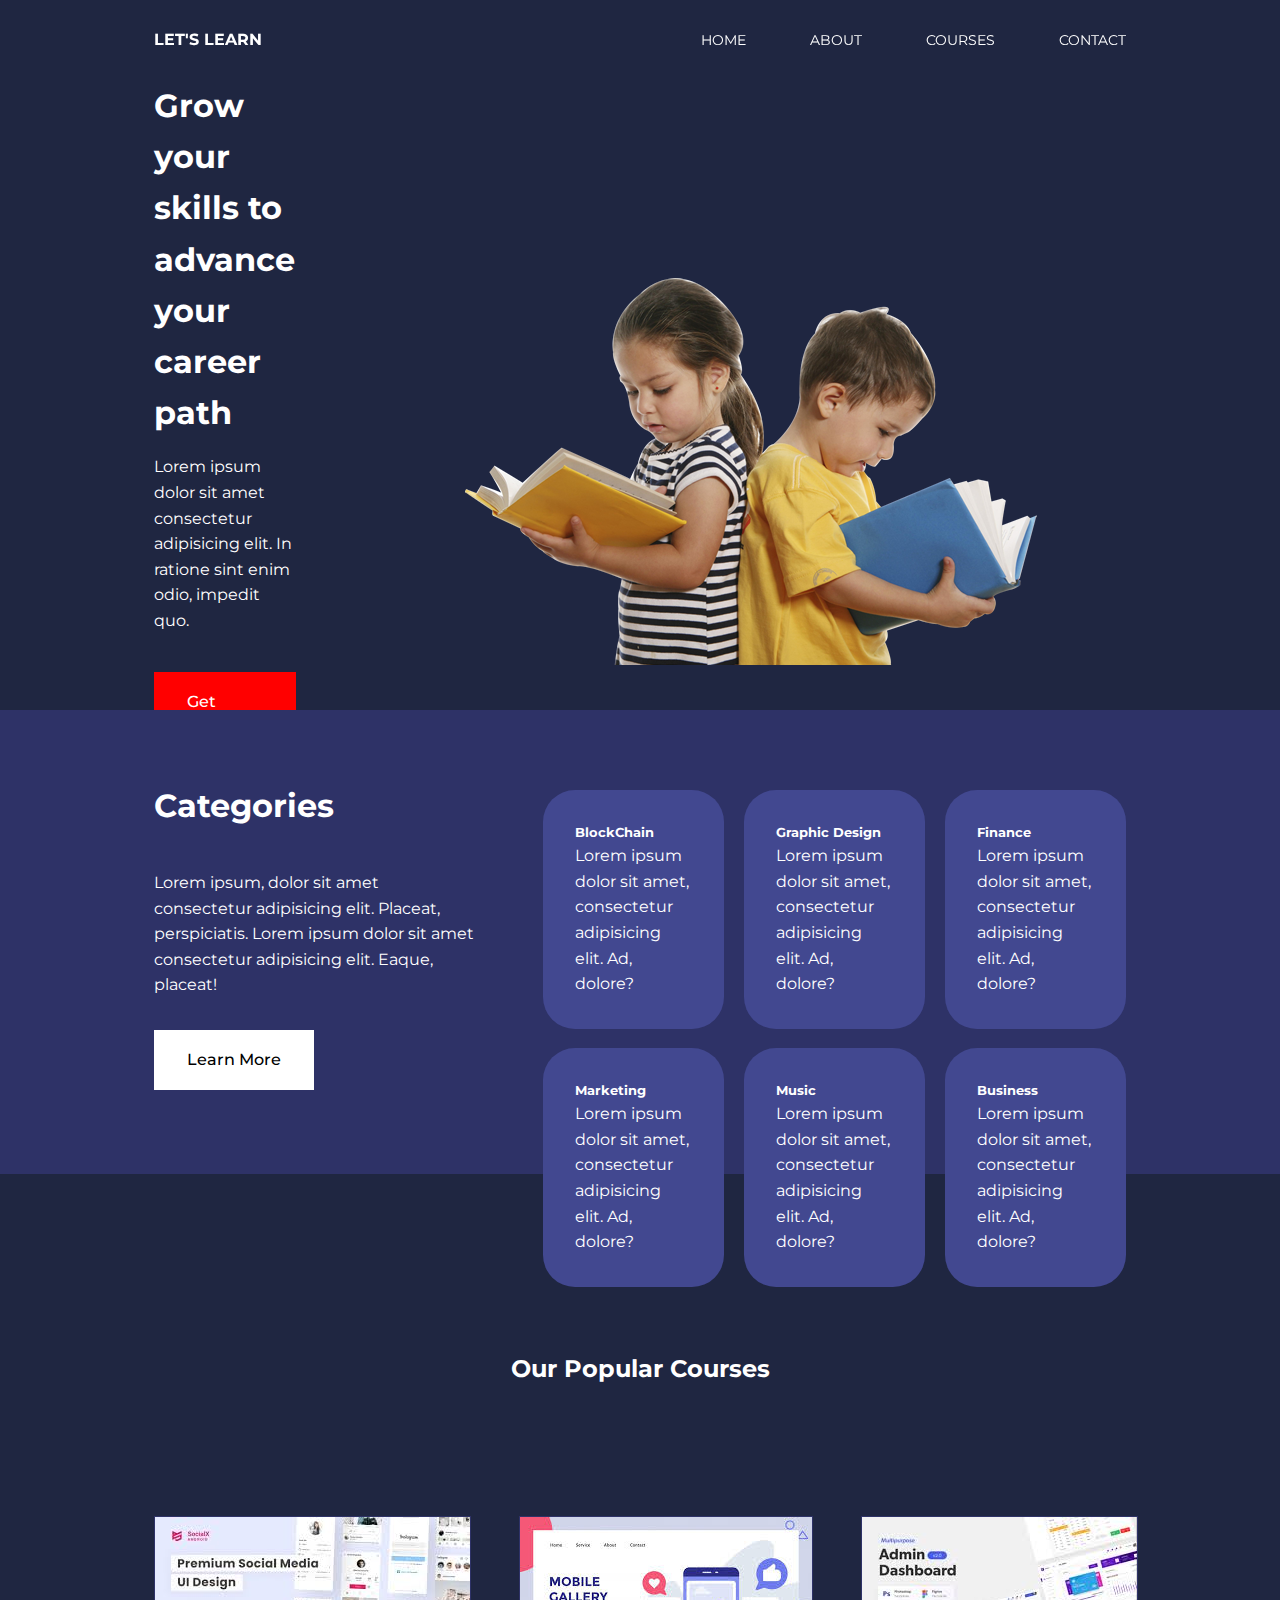
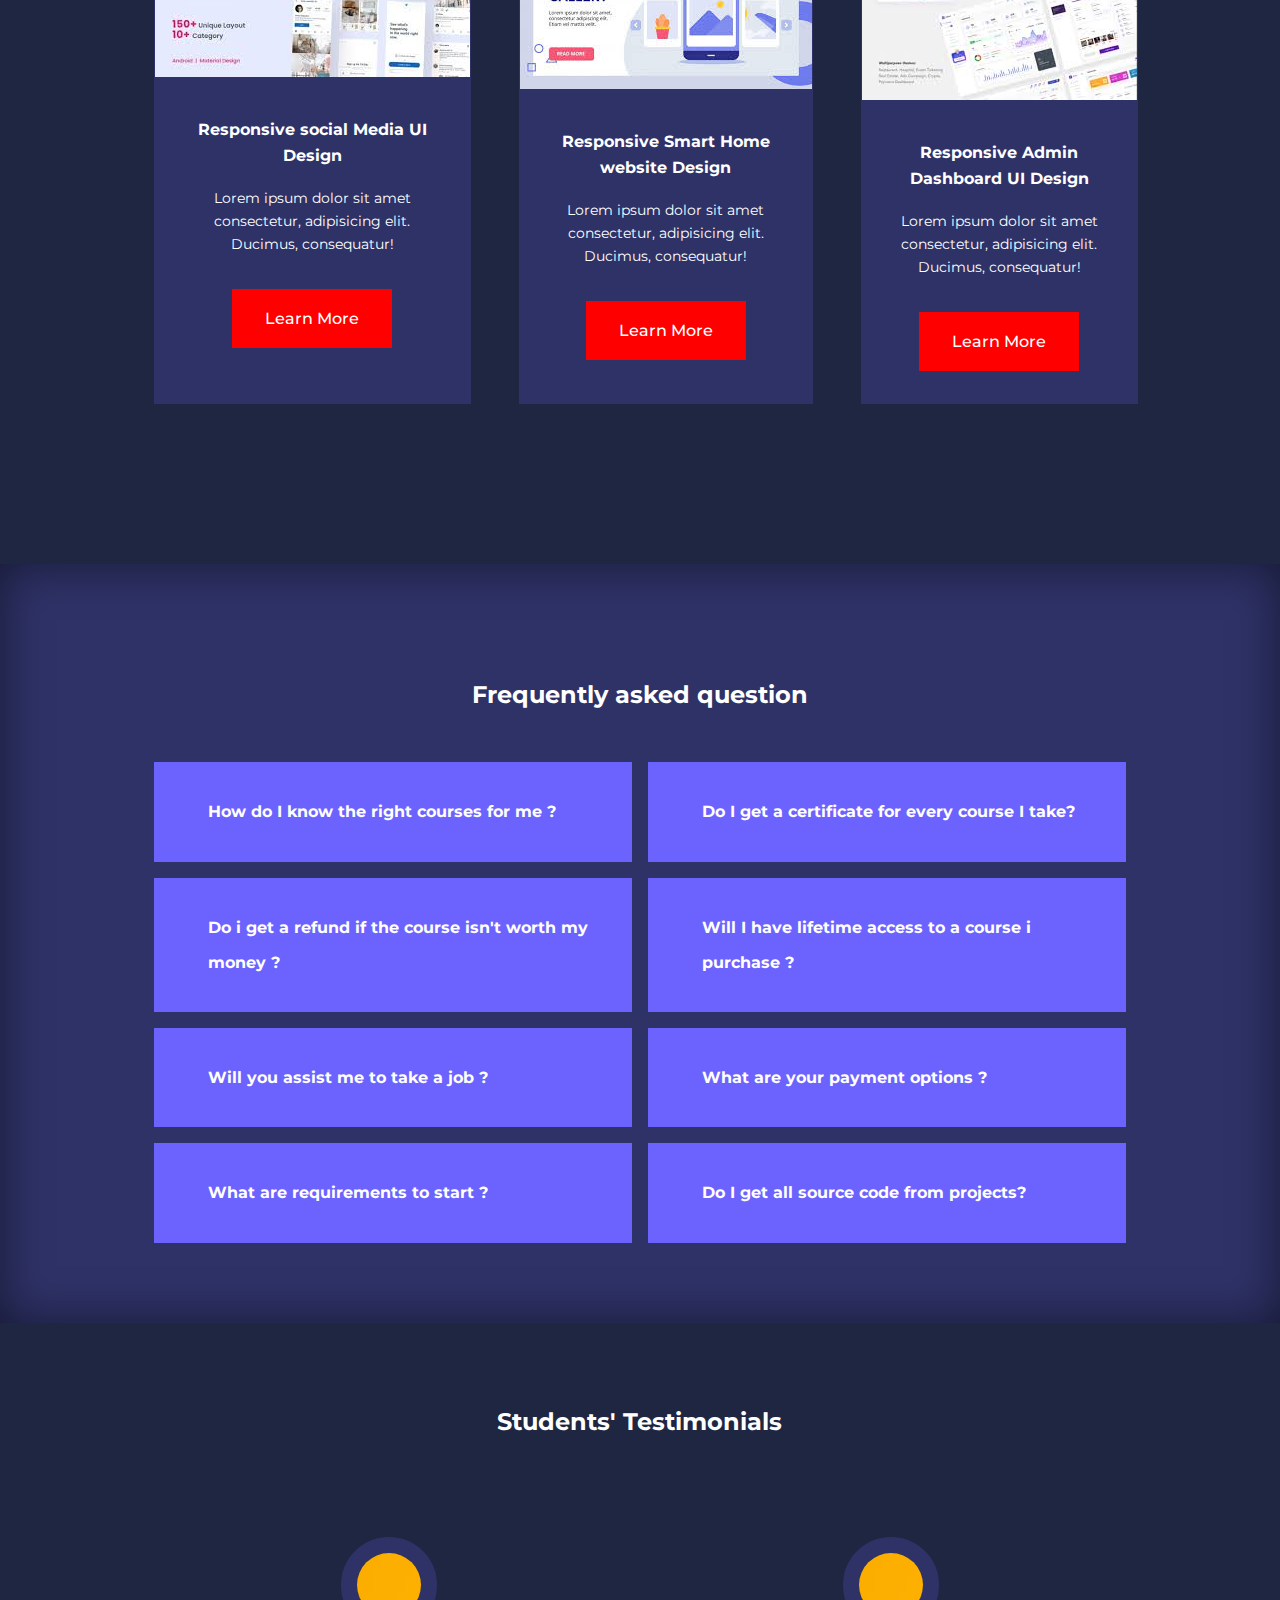
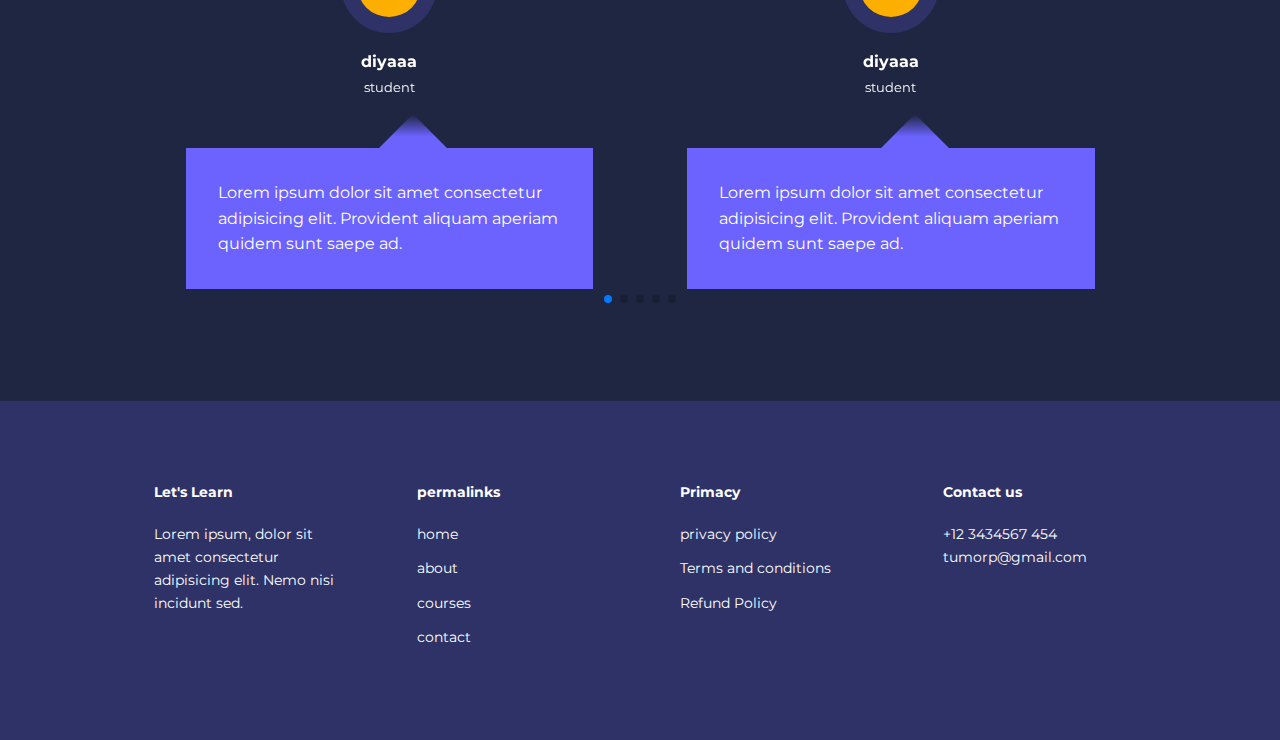
<file: index.html>
<!DOCTYPE html>
<html lang="en">
<head>
    <meta charset="UTF-8">
    <meta http-equiv="X-UA-Compatible" content="IE=edge">
    <meta name="viewport" content="width=device-width, initial-scale=1.0">
    <title>Educational website </title>
    <link rel="stylesheet" href="https://unicons.iconscout.com/release/v2.1.6/css/unicons.css">
    <link rel="stylesheet" href="./css/style.css">

    <link rel="preconnect" href="https://fonts.googleapis.com">
<link rel="preconnect" href="https://fonts.gstatic.com" crossorigin>
<link href="https://fonts.googleapis.com/css2?family=Montserrat:wght@300;400;500;700;900&display=swap" rel="stylesheet">
<link
  rel="stylesheet"
  href="https://cdn.jsdelivr.net/npm/swiper@8/swiper-bundle.min.css"
/>
</head>

<body>
   

   
 <nav>
    <div class="container nav_container">
        <a href="index.html"> <h4>Let's Learn</h4></a>
        <ul class="nav_menu">
            <li>
                <a href="index.html">Home</a>
            </li>
            <li>
                <a href="about.html">About</a>
            </li>
            <li>
                <a href="courses.html">Courses</a>
            </li>
            <li>
                <a href="contact.html">Contact</a>
            </li>
            
        </ul>
        <button id="open-menu-btn"><i class="uil uil-bars"></i></button>
        <button id="close-menu-btn"><i class="uil uil-multiply"></i></button> 
    </div>
 </nav>
 <header>
    <div class="container top_container">
        <div class="top.left">
            <h1>Grow your skills to advance your career path</h1>
            <p>Lorem ipsum dolor sit amet consectetur adipisicing elit. In ratione sint enim odio, impedit quo.</p>
             <a href="courses.html" class="btn btn-primary"> Get Started</a>
        </div>

        
        
    <div class="img">
        <img src="./img/png-student-reading-transparent-student-reading-36.png  " alt="">
    </div>
        
    </div>
    
 </header>

 <section class="categories">
    <div class="container categories_container">
      <div class="categories_left">
        <h1>Categories</h1>
        <p>Lorem ipsum, dolor sit amet consectetur adipisicing elit. Placeat, perspiciatis. Lorem ipsum dolor sit amet consectetur adipisicing elit. Eaque, placeat!</p>

        <a href="#" class="btn">Learn More</a>
      </div>
      <div class="categories_right"> 
         <article class="category">
            <span class="category_icon"><i class="uil uil-bitcoin-circle"></i></span>
            <h5>BlockChain</h5>
            <p>Lorem ipsum dolor sit amet, consectetur adipisicing elit. Ad, dolore?</p>
        </article>
        <article class="category">
            <span class="category_icon"><i class="uil uil-palette"></i></span>
            <h5>Graphic Design</h5>
            <p>Lorem ipsum dolor sit amet, consectetur adipisicing elit. Ad, dolore?</p>
        </article>
        <article class="category">
            <span class="category_icon"><i class="uil uil-usd-circle"></i></span>
            <h5>Finance</h5>
            <p>Lorem ipsum dolor sit amet, consectetur adipisicing elit. Ad, dolore?</p>
        </article>
        <article class="category">
            <span class="category_icon"><i class="uil uil-megaphone"></i></span>
            <h5>Marketing</h5>
            <p>Lorem ipsum dolor sit amet, consectetur adipisicing elit. Ad, dolore?</p>
        </article>
        <article class="category">
            <span class="category_icon"><i class="uil uil-music"></i></span>
            <h5>Music</h5>
            <p>Lorem ipsum dolor sit amet, consectetur adipisicing elit. Ad, dolore?</p>
        </article>
        <article class="category">
            <span class="category_icon"><i class="uil uil-puzzle-piece"></i></span>
            <h5>Business</h5>
            <p>Lorem ipsum dolor sit amet, consectetur adipisicing elit. Ad, dolore?</p>
        </article>

    </div>

    </div>
 </section>

       

 <section class="courses">
    
        <h2 class="h2">Our Popular Courses</h2>
    
    <div class="container courses_container">
        <article class="course" >
            <div class="course_img">
                <img src="./img/images.jpg" alt="">
            </div>
            <div class="course_info">
            <h4>Responsive social  Media UI Design</h4>
            <p>Lorem ipsum dolor sit amet consectetur, adipisicing elit. Ducimus, consequatur!</p>
            <a href="courses.html" class="btn btn-primary">Learn More</a>
        </div> 
        </article>
        <article class="course">
            <div class="course_img">
                <img src="./img/home web.jpg" alt="">
            </div>
            <div class="course_info">
            <h4>Responsive Smart Home website Design</h4>
            <p>Lorem ipsum dolor sit amet consectetur, adipisicing elit. Ducimus, consequatur!</p>
            <a href="courses.html" class="btn btn-primary">Learn More</a>
        </div>
        </article>
        <article class="course" >
            <div class="course_img">
                <img src="./img/dashboard ui.jpg" alt="">
            </div>
            <div class="course_info">
            <h4>Responsive Admin Dashboard UI Design</h4>
            <p>Lorem ipsum dolor sit amet consectetur, adipisicing elit. Ducimus, consequatur!</p>
            <a href="courses.html" class="btn btn-primary">Learn More</a>
            </div>
        </article>
    </div>
</section>

<section class="faqs">
     <h2 class="h11">Frequently asked question</h2>
 
   <div class="container faqs_container">
    <article class="faq">
        <div class="faq_icon"><i class="uil uil-plus"></i></div>
        <div class="question_answer">
                <h4>How do I know the right courses for me ?</h4>
                <p>Lorem ipsum dolor sit amet consectetur adipisicing elit. Sit natus dignissimos temporibus ex eveniet excepturi?</p>
        </div>
    </article>
    <article class="faq">
        <div class="faq_icon"><i class="uil uil-plus"></i></div>
        <div class="question_answer">
                <h4>Do I get a certificate for every course I take?</h4>
                <p >Lorem ipsum dolor sit amet consectetur adipisicing elit. Sit natus dignissimos temporibus ex eveniet excepturi?</p>
        </div>
    </article>
    <article class="faq">
        <div class="faq_icon"><i class="uil uil-plus"></i></div>
        <div class="question_answer">
                <h4>Do i get a refund if the course isn't worth my money ?</h4>
                <p>Lorem ipsum dolor sit amet consectetur adipisicing elit. Sit natus dignissimos temporibus ex eveniet excepturi?</p>
        </div>
    </article>
    <article class="faq">
        <div class="faq_icon"><i class="uil uil-plus"></i></div>
        <div class="question_answer">
                <h4>Will I have lifetime access to a course i purchase ?</h4>
                <p>Lorem ipsum dolor sit amet consectetur adipisicing elit. Sit natus dignissimos temporibus ex eveniet excepturi?</p>
        </div>
    </article>
    <article class="faq">
        <div class="faq_icon"><i class="uil uil-plus"></i></div>
        <div class="question_answer">
                <h4>Will you assist me to take a job ?</h4>
                <p>Lorem ipsum dolor sit amet consectetur adipisicing elit. Sit natus dignissimos temporibus ex eveniet excepturi?</p>
        </div>
    </article>
    <article class="faq">
        <div class="faq_icon"><i class="uil uil-plus"></i></div>
        <div class="question_answer">
                <h4>What are your payment options ?</h4>
                <p>Lorem ipsum dolor sit amet consectetur adipisicing elit. Sit natus dignissimos temporibus ex eveniet excepturi?</p>
        </div>
    </article>
    <article class="faq">
        <div class="faq_icon"><i class="uil uil-plus"></i></div>
        <div class="question_answer">
                <h4>What are requirements to start ?</h4>
                <p>Lorem ipsum dolor sit amet consectetur adipisicing elit. Sit natus dignissimos temporibus ex eveniet excepturi?</p>
        </div>
    </article>
    <article class="faq">
        <div class="faq_icon"><i class="uil uil-plus"></i></div>
        <div class="question_answer">
                <h4>Do I get all source code from projects?</h4>
                <p>Lorem ipsum dolor sit amet consectetur adipisicing elit. Sit natus dignissimos temporibus ex eveniet excepturi?</p>
        </div>
    </article>
 
   </div>
</section>

<section class=" container testimonials_container mySwiper">
    <h2 class="h2">Students' Testimonials</h2>
    <div class="  swiper-wrapper">
       <article class="testimonial swiper-slide">
        <div class="xyz"><img src="./img/avatar.jpg" alt="" ></div>
        <div class="testimonial_info">
            <h4>diyaaa</h4>
            <small>student
            </small>
        </div>

        <div class="testimonial_body">
            <p>Lorem ipsum dolor sit amet consectetur adipisicing elit. Provident aliquam aperiam quidem sunt saepe ad.</p>
        </div>
       </article>
       <article class="testimonial swiper-slide">
        <div class="xyz"><img src="./img/avatar.jpg" alt="" ></div>
        <div class="testimonial_info">
            <h4>diyaaa</h4>
            <small>student
            </small>
        </div>

        <div class="testimonial_body">
            <p>Lorem ipsum dolor sit amet consectetur adipisicing elit. Provident aliquam aperiam quidem sunt saepe ad.</p>
        </div>
       </article>
       <article class="testimonial swiper-slide">
        <div class="xyz"><img src="./img/avatar.jpg" alt="" ></div>
        <div class="testimonial_info">
            <h4>dayaaa</h4>
            <small>student
            </small>
        </div>

        <div class="testimonial_body">
            <p>Lorem ipsum dolor sit amet consectetur adipisicing elit. Provident aliquam aperiam quidem sunt saepe ad.</p>
        </div>
       </article>
       <article class="testimonial swiper-slide">
        <div class="xyz"><img src="./img/avatar.jpg" alt="" ></div>
        <div class="testimonial_info">
            <h4>diyaaa</h4>
            <small>student
            </small>
        </div>

        <div class="testimonial_body">
            <p>Lorem ipsum dolor sit amet consectetur adipisicing elit. Provident aliquam aperiam quidem sunt saepe ad.</p>
        </div>
       </article>
       <article class="testimonial swiper-slide">
        <div class="xyz"><img src="./img/avatar.jpg" alt="" ></div>
        <div class="testimonial_info">
            <h4>diyaaa</h4>
            <small>student
            </small>
        </div>

        <div class="testimonial_body">
            <p>Lorem ipsum dolor sit amet consectetur adipisicing elit. Provident aliquam aperiam quidem sunt saepe ad.</p>
        </div>
       </article>
       <article class="testimonial swiper-slide">
        <div class="xyz"><img src="./img/avatar.jpg" alt="" ></div>
        <div class="testimonial_info">
            <h4>diyaaa</h4>
            <small>student
            </small>
        </div>

        <div class="testimonial_body">
            <p>Lorem ipsum dolor sit amet consectetur adipisicing elit. Provident aliquam aperiam quidem sunt saepe ad.</p>
        </div>
       </article>
    </div>
    <div class="swiper-pagination"></div>
   
</section>


<footer class="footers">
  <div class="container footer_container">
    <div class="footer_1">
      <a href="index.html" class="footer_logo"> <h4>Let's Learn</h4></a>
        <p>Lorem ipsum, dolor sit amet consectetur adipisicing elit. Nemo nisi incidunt sed.</p>
    </div>
    <div class="footer_2">
        <h4>permalinks</h4>
        <ul class="permalinks">
          <li><a href="index.html">home</a></li>
            <li><a href="about.html">about</a></li>
            <li><a href="courses.html">courses</a></li>
            <li><a href="contact.html">contact</a></li>
        </ul>
    </div>
    <div class="footer_3">
             <h4>Primacy</h4>
             <ul class="primacy">
                <li><a href="#"> privacy policy</a></li>
                <li><a href="#"> Terms and conditions </a></li>
                <li><a href="#"> Refund Policy </a></li>
             </ul>
    </div>

    <div class="footer_4">
        <h4>Contact us</h4>
    <div>
        <p>+12 3434567 454 </p>
        <p> tumorp@gmail.com</p>
    </div>


    <ul class="footer_socials">
        <li> <a href="#"><i class="uil uil-facebook-f"></i></a></li>
        <li> <a href="#"><i class="uil uil-instagram"></i></a></li>
        <li> <a href="#"><i class="uil uil-twitter-alt"></i></a></li>
        <li> <a href="#"><i class="uil uil-linkedin-alt"></i></a></li>
    </ul>
  </div>
  </div>
</footer>

<script src="https://cdn.jsdelivr.net/npm/swiper@8/swiper-bundle.min.js"></script>

<script src="main.js"></script>



</body>
</html>
</file>
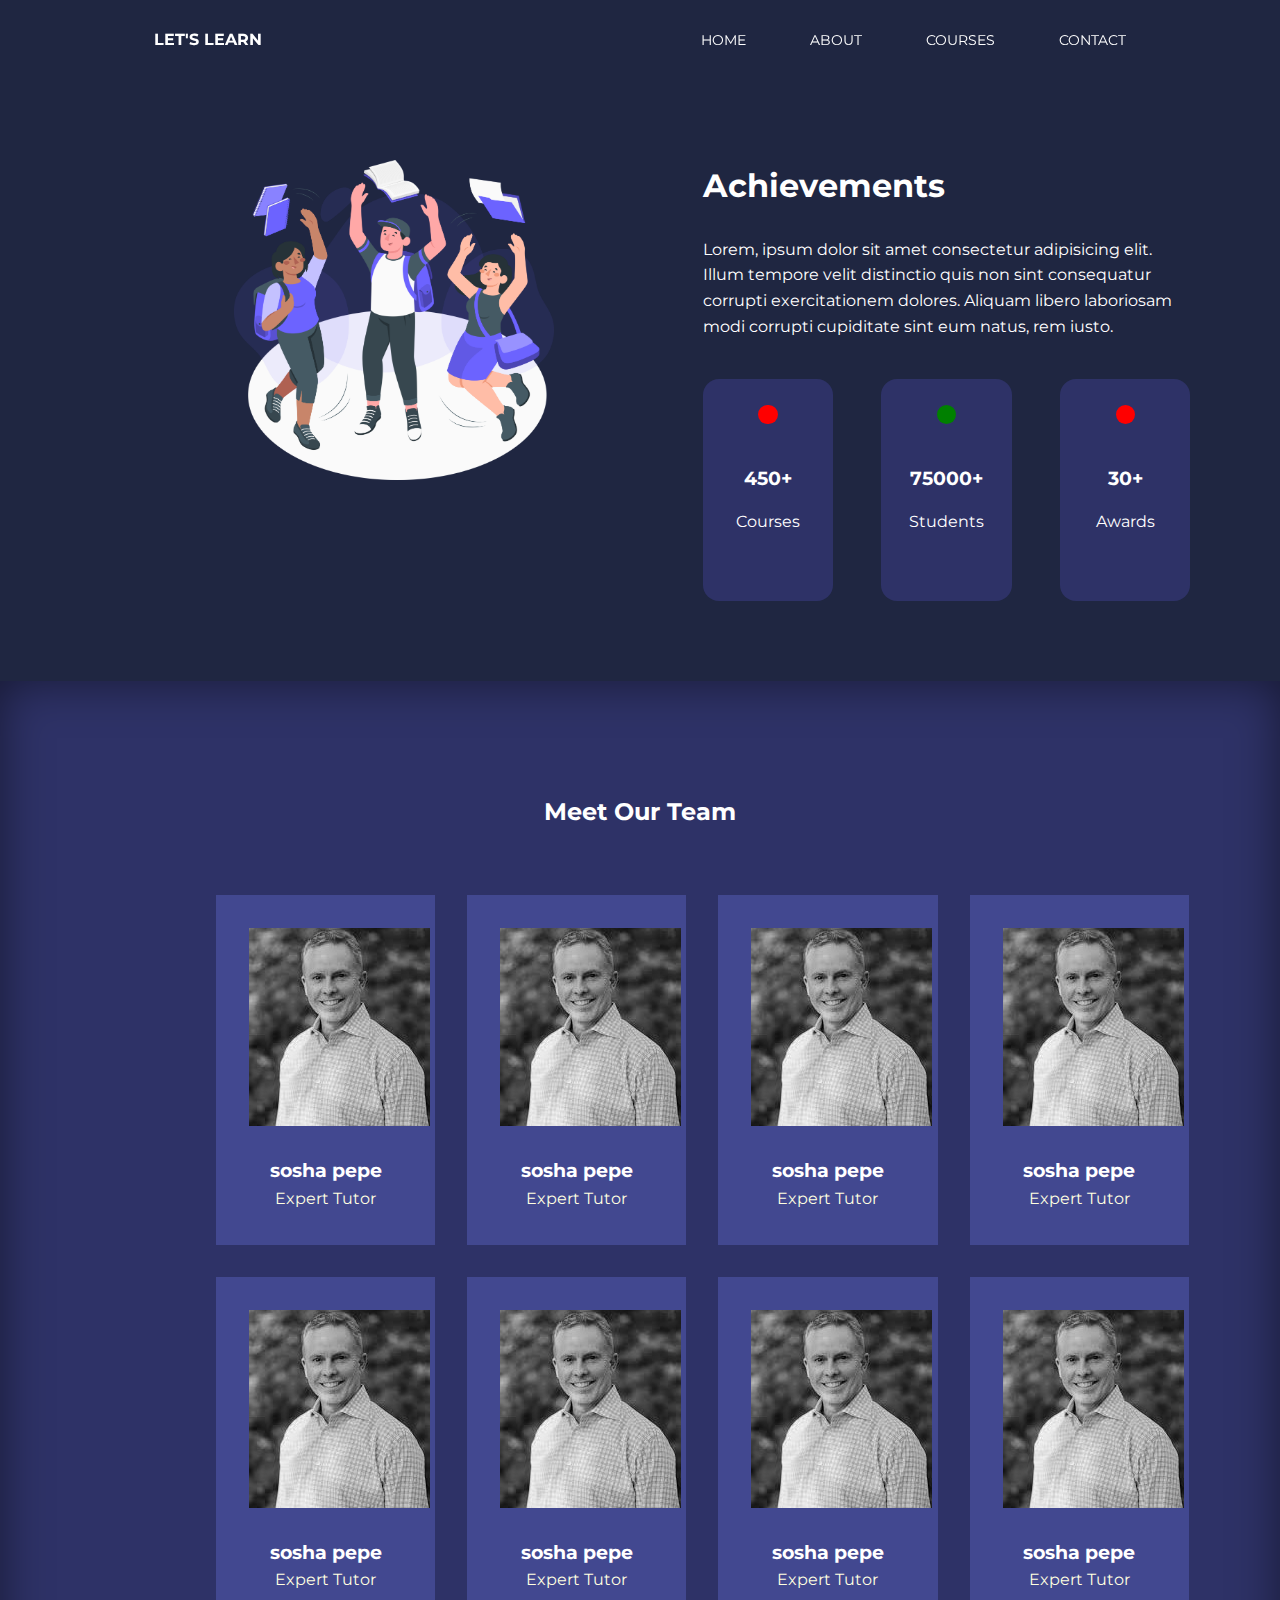
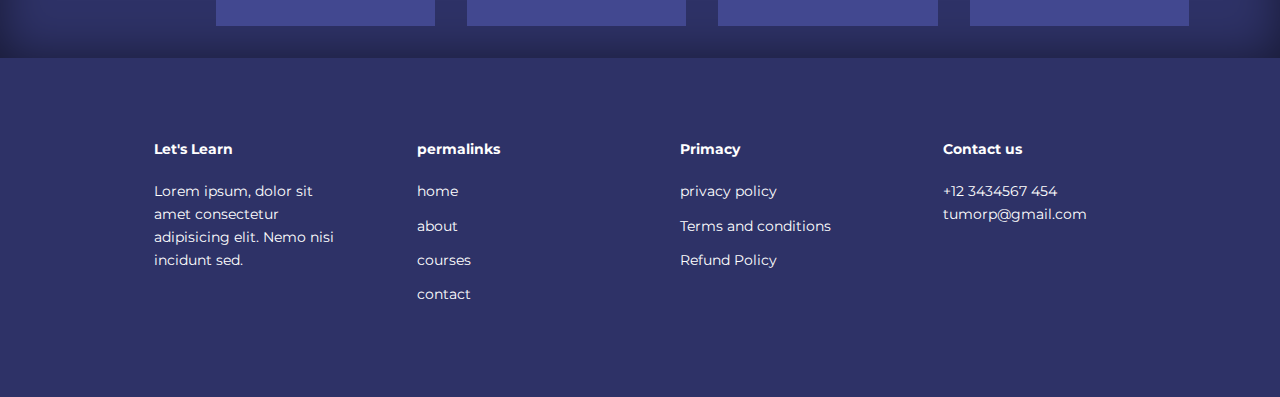
<file: about.html>
<!DOCTYPE html>
<html lang="en">
<head>
    <meta charset="UTF-8">
    <meta http-equiv="X-UA-Compatible" content="IE=edge">
    <meta name="viewport" content="width=device-width, initial-scale=1.0">
    <title>Educational website </title>
    <link rel="stylesheet" href="https://unicons.iconscout.com/release/v2.1.6/css/unicons.css">
    <link rel="stylesheet" href="./css/style.css">

    <link rel="preconnect" href="https://fonts.googleapis.com">
<link rel="preconnect" href="https://fonts.gstatic.com" crossorigin>
<link href="https://fonts.googleapis.com/css2?family=Montserrat:wght@300;400;500;700;900&display=swap" rel="stylesheet">

<link rel="stylesheet" href="./css/about.css">

</head>

<body>
   

   
 <nav>
    <div class="container nav_container">
        <a href="index.html"> <h4>Let's Learn</h4></a>
        <ul class="nav_menu">
            <li>
                <a href="index.html">home</a>
            </li>
            <li>
                <a href="about.html">about</a>
            </li>
            <li>
                <a href="courses.html">courses</a>
            </li>
            <li>
                <a href="contact.html">contact</a>
            </li>
        </ul>
        <button id="open-menu-btn"><i class="uil uil-bars"></i></button>
        <button id="close-menu-btn"><i class="uil uil-multiply"></i></button>
    </div>
 </nav>
   <section class=" achievements">
    <div class=" container achievement_container">
        <div class="achievement_container-left">
            <img src="./img/Group 427318155.png" alt="">
        </div>
        <div class="achievement_container-right">
  <h1>Achievements</h1>
  <p>Lorem, ipsum dolor sit amet consectetur adipisicing elit. Illum tempore velit distinctio quis non sint consequatur corrupti exercitationem dolores. Aliquam libero laboriosam modi corrupti cupiditate sint eum natus, rem iusto.</p>
        
   <div class="achievement_card">
        <article class="achievement_tag">
            <span class="achievement_icon"><i class="uil uil-video"></i></span>
          <h3>450+</h3>
          <p>Courses</p>
        </article>
        <article class="achievement_tag">
            <span class="achievement_icon"><i class="uil uil-users-alt"></i></span>
          <h3>75000+</h3>
          <p>Students</p>
        </article>
        <article class="achievement_tag">
            <span class="achievement_icon"><i class="uil uil-trophy"></i></i></span>
          <h3>30+</h3>
          <p>Awards</p>
        </article>
    </div>
    </div>
    </div>
   </section>

   <section class="team">
    <h2 class="h2">Meet Our Team</h2>
    <div class="container team_container">
   
         <article class="Team_Member"> <div class="Team_img">
          <img src="./img/tutuor.1.jpg" alt="">
        </div>
        <div class="Team_info">
          <h3>sosha pepe</h3>
          <p>Expert Tutor</p>
        </div>
        <div class="Team_Socials">
          <a href="http://instagram.com"> <i class="uil uil-instagram"></i></a>
          <a href="http://twitter.com"> <i class="uil uil-twitter-alt"></i></a>
          <a href="http://linkedin.com"> <i class="uil uil-linkedin-alt"></i></a>
        </div>

    </article>
    <article class="Team_Member"> <div class="Team_img">
      <img src="./img/tutuor.1.jpg" alt="">
    </div>
    <div class="Team_info">
      <h3>sosha pepe</h3>
      <p>Expert Tutor</p>
    </div>
    <div class="Team_Socials">
      <a href="http://instagram.com"> <i class="uil uil-instagram"></i></a>
      <a href="http://twitter.com"> <i class="uil uil-twitter-alt"></i></a>
      <a href="http://linkedin.com"> <i class="uil uil-linkedin-alt"></i></a>
    </div>

</article>
<article class="Team_Member"> <div class="Team_img">
  <img src="./img/tutuor.1.jpg" alt="">
</div>
<div class="Team_info">
  <h3>sosha pepe</h3>
  <p>Expert Tutor</p>
</div>
<div class="Team_Socials">
  <a href="http://instagram.com"> <i class="uil uil-instagram"></i></a>
  <a href="http://twitter.com"> <i class="uil uil-twitter-alt"></i></a>
  <a href="http://linkedin.com"> <i class="uil uil-linkedin-alt"></i></a>
</div>

</article>
<article class="Team_Member"> <div class="Team_img">
  <img src="./img/tutuor.1.jpg" alt="">
</div>
<div class="Team_info">
  <h3>sosha pepe</h3>
  <p>Expert Tutor</p>
</div>
<div class="Team_Socials">
  <a href="http://instagram.com"> <i class="uil uil-instagram"></i></a>
  <a href="http://twitter.com"> <i class="uil uil-twitter-alt"></i></a>
  <a href="http://linkedin.com"> <i class="uil uil-linkedin-alt"></i></a>
</div>

</article>
<article class="Team_Member"> <div class="Team_img">
  <img src="./img/tutuor.1.jpg" alt="">
</div>
<div class="Team_info">
  <h3>sosha pepe</h3>
  <p>Expert Tutor</p>
</div>
<div class="Team_Socials">
  <a href="http://instagram.com"> <i class="uil uil-instagram"></i></a>
  <a href="http://twitter.com"> <i class="uil uil-twitter-alt"></i></a>
  <a href="http://linkedin.com"> <i class="uil uil-linkedin-alt"></i></a>
</div>

</article>
<article class="Team_Member"> <div class="Team_img">
  <img src="./img/tutuor.1.jpg" alt="">
</div>
<div class="Team_info">
  <h3>sosha pepe</h3>
  <p>Expert Tutor</p>
</div>
<div class="Team_Socials">
  <a href="http://instagram.com"> <i class="uil uil-instagram"></i></a>
  <a href="http://twitter.com"> <i class="uil uil-twitter-alt"></i></a>
  <a href="http://linkedin.com"> <i class="uil uil-linkedin-alt"></i></a>
</div>

</article>
<article class="Team_Member"> <div class="Team_img">
  <img src="./img/tutuor.1.jpg" alt="">
</div>
<div class="Team_info">
  <h3>sosha pepe</h3>
  <p>Expert Tutor</p>
</div>
<div class="Team_Socials">
  <a href="http://instagram.com"> <i class="uil uil-instagram"></i></a>
  <a href="http://twitter.com"> <i class="uil uil-twitter-alt"></i></a>
  <a href="http://linkedin.com"> <i class="uil uil-linkedin-alt"></i></a>
</div>

</article>
<article class="Team_Member"> <div class="Team_img">
  <img src="./img/tutuor.1.jpg" alt="">
</div>
<div class="Team_info">
  <h3>sosha pepe</h3>
  <p>Expert Tutor</p>
</div>
<div class="Team_Socials">
  <a href="http://instagram.com"> <i class="uil uil-instagram"></i></a>
  <a href="http://twitter.com"> <i class="uil uil-twitter-alt"></i></a>
  <a href="http://linkedin.com"> <i class="uil uil-linkedin-alt"></i></a>
</div>

</article>
    </div>
   </section>


 <footer class="footers">
    <div class="container footer_container">
      <div class="footer_1">
        <a href="index.html" class="footer_logo"> <h4>Let's Learn</h4></a>
          <p>Lorem ipsum, dolor sit amet consectetur adipisicing elit. Nemo nisi incidunt sed.</p>
      </div>
      <div class="footer_2">
          <h4>permalinks</h4>
          <ul class="permalinks">
            <li><a href="index.html">home</a></li>
              <li><a href="about.html">about</a></li>
              <li><a href="courses.html">courses</a></li>
              <li><a href="contact.html">contact</a></li>
          </ul>
      </div>
      <div class="footer_3">
               <h4>Primacy</h4>
               <ul class="primacy">
                  <li><a href="#"> privacy policy</a></li>
                  <li><a href="#"> Terms and conditions </a></li>
                  <li><a href="#"> Refund Policy </a></li>
               </ul>
      </div>
  
      <div class="footer_4">
          <h4>Contact us</h4>
      <div>
          <p>+12 3434567 454 </p>
          <p> tumorp@gmail.com</p>
      </div>
  
  
      <ul class="footer_socials">
          <li> <a href="#"><i class="uil uil-facebook-f"></i></a></li>
          <li> <a href="#"><i class="uil uil-instagram"></i></a></li>
          <li> <a href="#"><i class="uil uil-twitter-alt"></i></a></li>
          <li> <a href="#"><i class="uil uil-linkedin-alt"></i></a></li>
      </ul>
    </div>
    </div>
  </footer>
  
   <script src="main.js"></script>
  
  
  
  </body>
  </html>
</file>
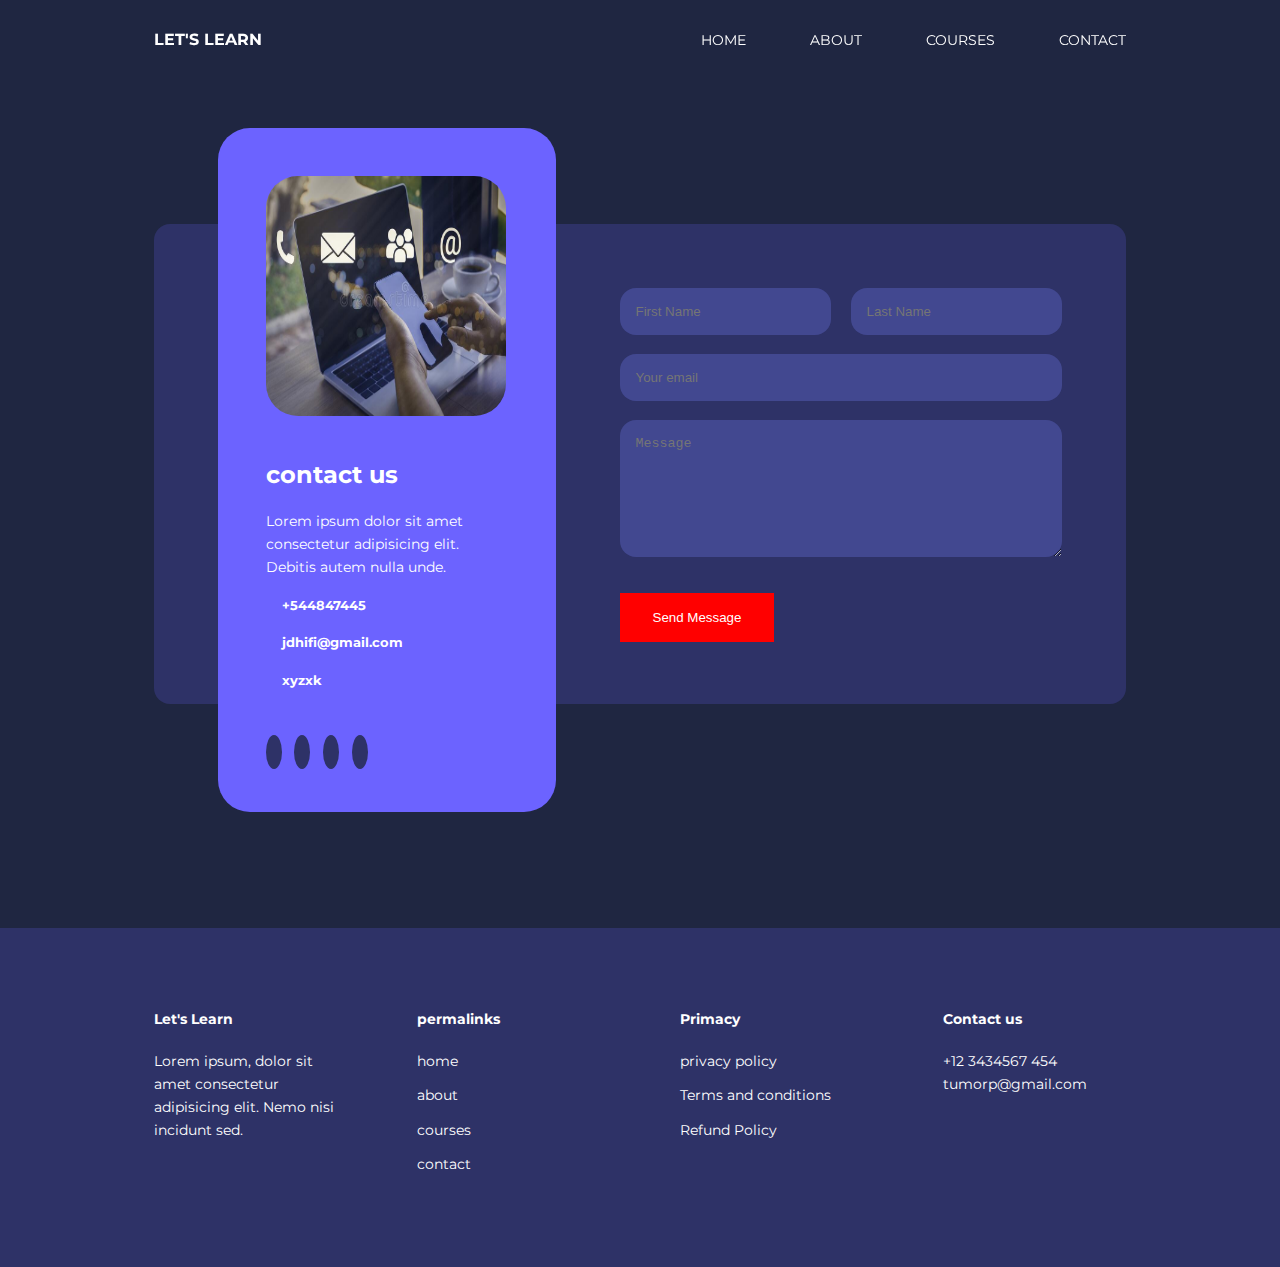
<file: contact.html>
<!DOCTYPE html>
<html lang="en">
<head>
    <meta charset="UTF-8">
    <meta http-equiv="X-UA-Compatible" content="IE=edge">
    <meta name="viewport" content="width=device-width, initial-scale=1.0">
    <title>Educational website </title>
    <link rel="stylesheet" href="https://unicons.iconscout.com/release/v2.1.6/css/unicons.css">
    <link rel="stylesheet" href="./css/style.css">

    <link rel="preconnect" href="https://fonts.googleapis.com">
<link rel="preconnect" href="https://fonts.gstatic.com" crossorigin>
<link href="https://fonts.googleapis.com/css2?family=Montserrat:wght@300;400;500;700;900&display=swap" rel="stylesheet">

<link rel="stylesheet" href="./css/about.css">
<link rel="stylesheet" href="./css/contact.css">

</head>

<body>
   

   
 <nav>
    <div class="container nav_container">
        <a href="index.html"> <h4>Let's Learn</h4></a>
        <ul class="nav_menu">
            <li>
                <a href="index.html">home</a>
            </li>
            <li>
                <a href="about.html">about</a>
            </li>
            <li>
                <a href="courses.html">courses</a>
            </li>
            <li>
                <a href="contact.html">contact</a>
            </li>
        </ul>
        <button id="open-menu-btn"><i class="uil uil-bars"></i></button>
        <button id="close-menu-btn"><i class="uil uil-multiply"></i></button>
    </div>
 </nav>
       
  <section class="contact">
      <div class="container contact_container">
   <aside class="contact_aside">
    <div class="aside_img">
        <img src="./img/aside_img.jpg" alt="">
    </div>
    <h2>contact us</h2>
    <p>Lorem ipsum dolor sit amet consectetur adipisicing elit. Debitis autem nulla unde.</p>
     <ul class="contact_details">
        <li><i class="uil uil-phone-alt"></i>
        <h5>+544847445</h5></li>
        <li>
            <i class="uil uil-envelope"></i>
            <h5>jdhifi@gmail.com</h5>
        </li>
        <li>
            <i class="uil uil-location-point"></i>
            <h5>xyzxk</h5>
        </li>
     </ul>
     <ul class="contact_socials">
        <li> <a href="#"><i class="uil uil-facebook-f"></i></a></li>
        <li> <a href="#"><i class="uil uil-instagram"></i></a></li>
        <li> <a href="#"><i class="uil uil-twitter-alt"></i></a></li>
        <li> <a href="#"><i class="uil uil-linkedin-alt"></i></a></li>
    </ul>
   </aside>
   <form action="https://formspree.io/f/moqzwdgq" method="POST" class="contact_form">
    <div class="form_name">
    <input type="text" name="First name" placeholder="First Name" required> 
    <input type="text" name="Last name" placeholder="Last Name" required> 
    </div>
    <input type="email" name="email address" placeholder="Your email" required>
    <textarea name="Message"  rows="7" placeholder="Message" required></textarea>
    <button type="submit" class="btn btn-primary">Send Message</button>
  </form>
      </div>
  </section>
  

 <footer class="footers">
    <div class="container footer_container">
      <div class="footer_1">
        <a href="index.html" class="footer_logo"> <h4>Let's Learn</h4></a>
          <p>Lorem ipsum, dolor sit amet consectetur adipisicing elit. Nemo nisi incidunt sed.</p>
      </div>
      <div class="footer_2">
          <h4>permalinks</h4>
          <ul class="permalinks">
            <li><a href="index.html">home</a></li>
              <li><a href="about.html">about</a></li>
              <li><a href="courses.html">courses</a></li>
              <li><a href="contact.html">contact</a></li>
          </ul>
      </div>
      <div class="footer_3">
               <h4>Primacy</h4>
               <ul class="primacy">
                  <li><a href="#"> privacy policy</a></li>
                  <li><a href="#"> Terms and conditions </a></li>
                  <li><a href="#"> Refund Policy </a></li>
               </ul>
      </div>
  
      <div class="footer_4">
          <h4>Contact us</h4>
      <div>
          <p>+12 3434567 454 </p>
          <p> tumorp@gmail.com</p>
      </div>
  
  
      <ul class="footer_socials">
          <li> <a href="#"><i class="uil uil-facebook-f"></i></a></li>
          <li> <a href="#"><i class="uil uil-instagram"></i></a></li>
          <li> <a href="#"><i class="uil uil-twitter-alt"></i></a></li>
          <li> <a href="#"><i class="uil uil-linkedin-alt"></i></a></li>
      </ul>
    </div>
    </div>
  </footer>
  
   <script src="main.js"></script>
  
  
  
  </body>
  </html>
</file>
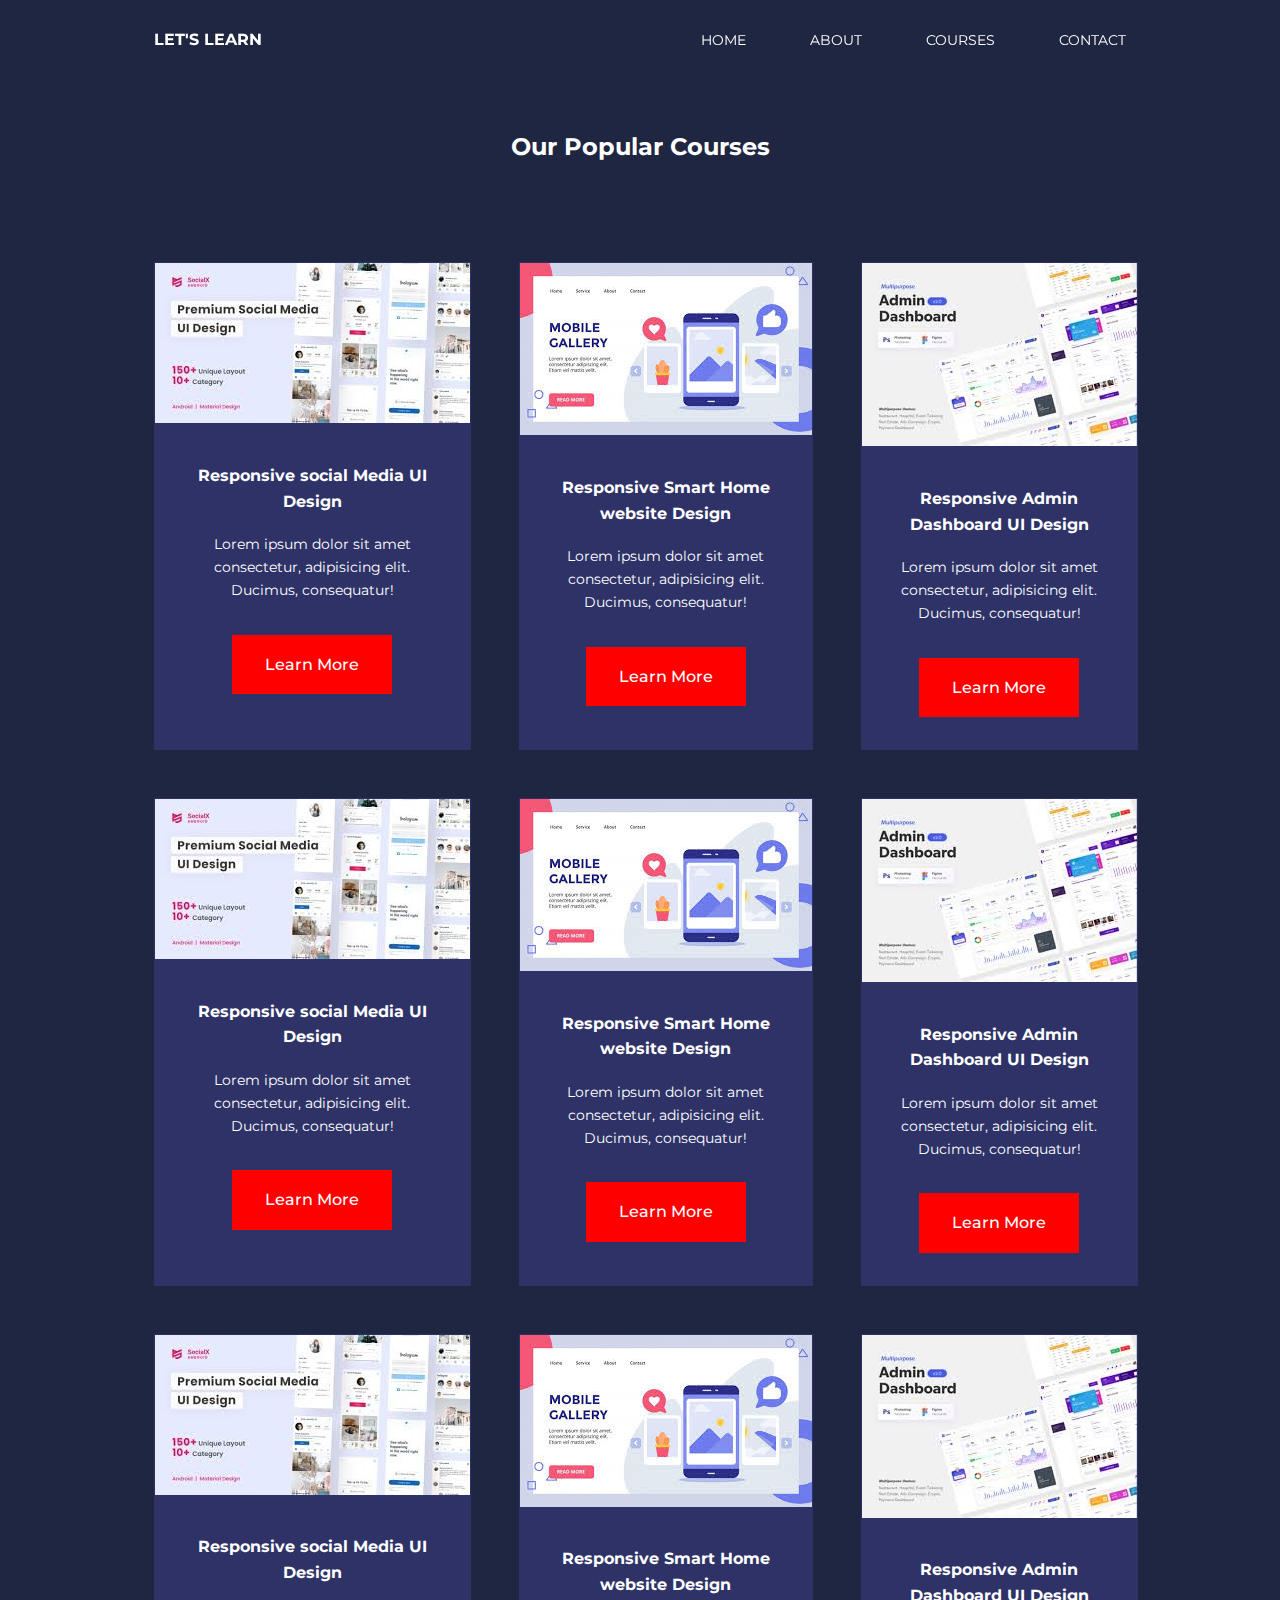
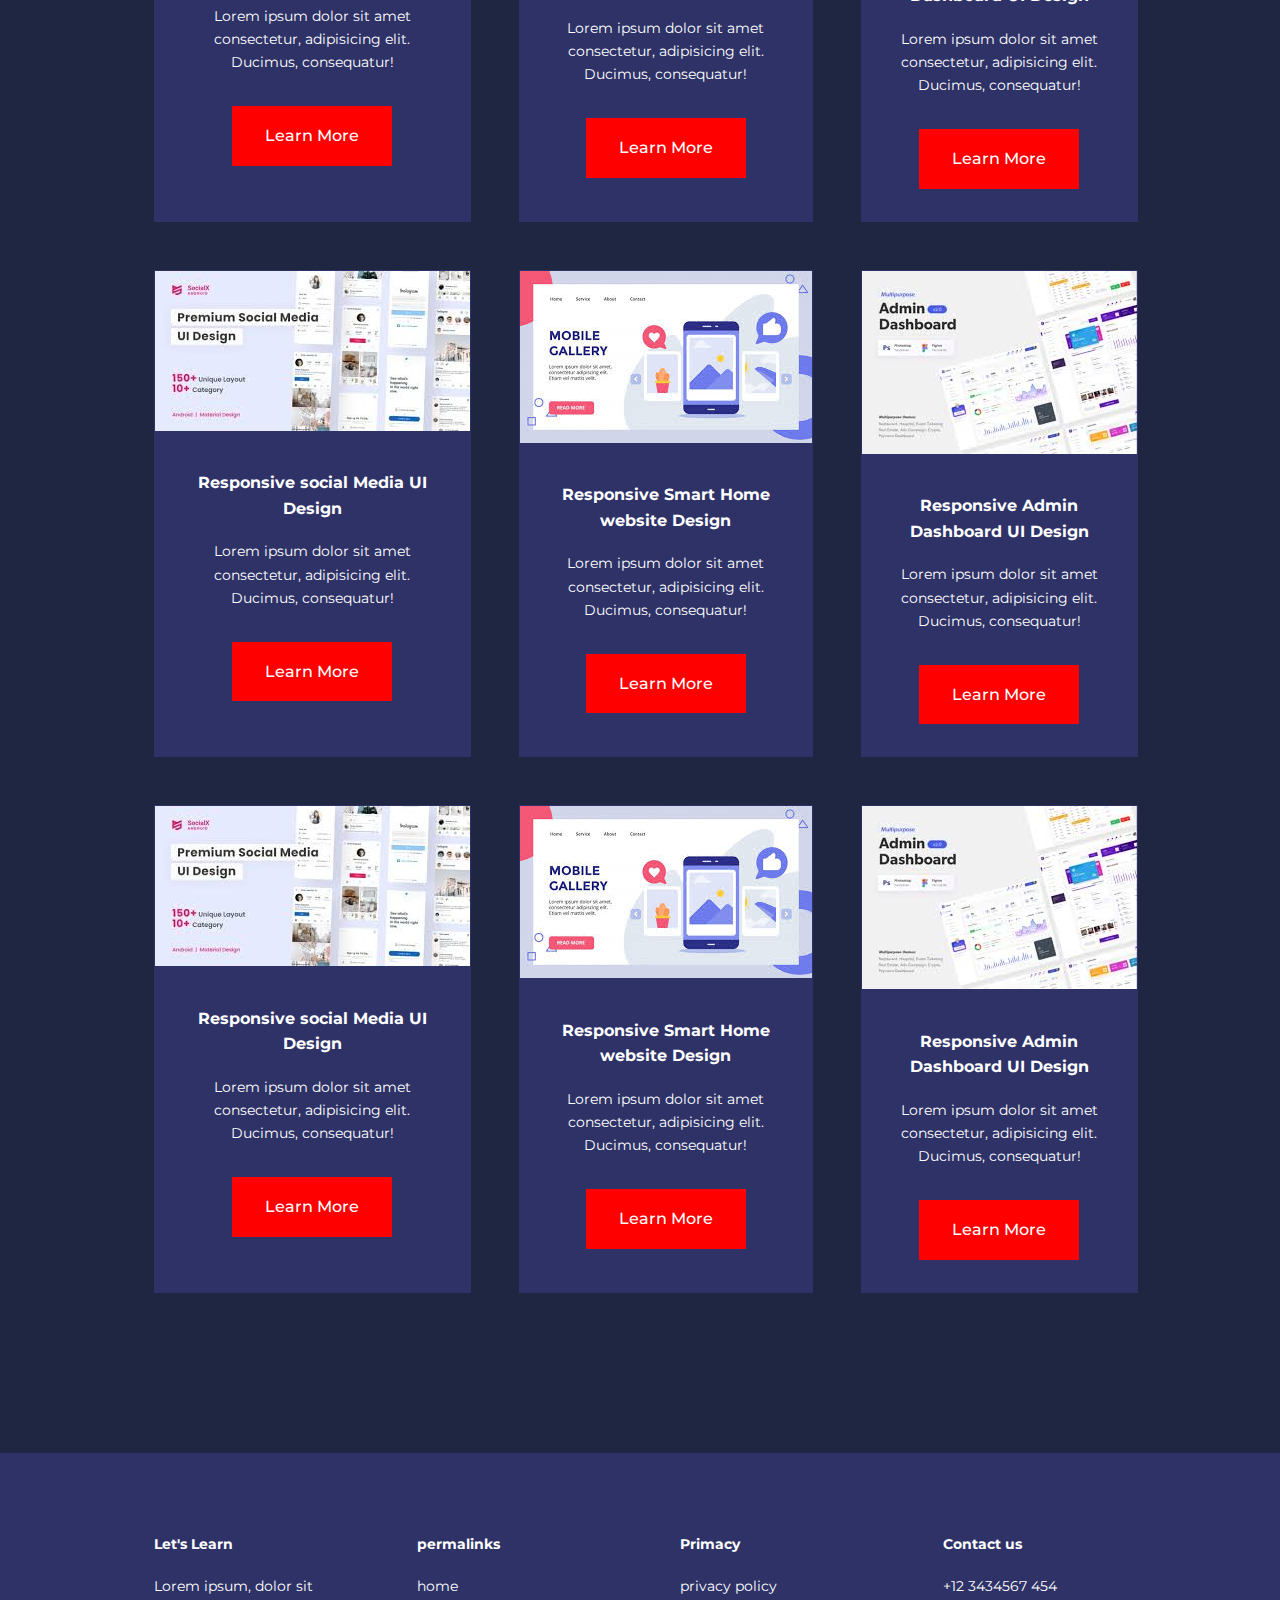
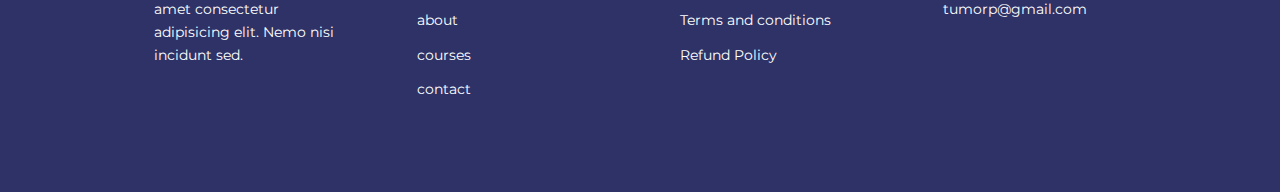
<file: courses.html>
<!DOCTYPE html>
<html lang="en">
<head>
    <meta charset="UTF-8">
    <meta http-equiv="X-UA-Compatible" content="IE=edge">
    <meta name="viewport" content="width=device-width, initial-scale=1.0">
    <title>Educational website </title>
    <link rel="stylesheet" href="https://unicons.iconscout.com/release/v2.1.6/css/unicons.css">
    <link rel="stylesheet" href="./css/style.css">

    <link rel="preconnect" href="https://fonts.googleapis.com">
<link rel="preconnect" href="https://fonts.gstatic.com" crossorigin>
<link href="https://fonts.googleapis.com/css2?family=Montserrat:wght@300;400;500;700;900&display=swap" rel="stylesheet">


<style>
   
    h2{
         display: flex;
         justify-content: center;
         padding: 2rem;
    }
</style>

</head>

<body>
   

   
 <nav>
    <div class="container nav_container">
        <a href="index.html"> <h4>Let's Learn</h4></a>
        <ul class="nav_menu">
            <li>
                <a href="index.html">home</a>
            </li>
            <li>
                <a href="about.html">about</a>
            </li>
            <li>
                <a href="courses.html">courses</a>
            </li>
            <li>
                <a href="contact.html">contact</a>
            </li>
        </ul>
        <button id="open-menu-btn"><i class="uil uil-bars"></i></button>
        <button id="close-menu-btn"><i class="uil uil-multiply"></i></button>
    </div>
 </nav>

 <section class="courses">
    <h2 >Our Popular Courses</h2>
<div class="container courses_container">
    <article class="course" >
        <div class="course_img">
            <img src="./img/images.jpg" alt="">
        </div>
        <div class="course_info">
        <h4>Responsive social  Media UI Design</h4>
        <p>Lorem ipsum dolor sit amet consectetur, adipisicing elit. Ducimus, consequatur!</p>
        <a href="courses.html" class="btn btn-primary">Learn More</a>
    </div> 
    </article>
    <article class="course">
        <div class="course_img">
            <img src="./img/home web.jpg" alt="">
        </div>
        <div class="course_info">
        <h4>Responsive Smart Home website Design</h4>
        <p>Lorem ipsum dolor sit amet consectetur, adipisicing elit. Ducimus, consequatur!</p>
        <a href="courses.html" class="btn btn-primary">Learn More</a>
    </div>
    </article>
    <article class="course" >
        <div class="course_img">
            <img src="./img/dashboard ui.jpg" alt="">
        </div>
        <div class="course_info">
        <h4>Responsive Admin Dashboard UI Design</h4>
        <p>Lorem ipsum dolor sit amet consectetur, adipisicing elit. Ducimus, consequatur!</p>
        <a href="courses.html" class="btn btn-primary">Learn More</a>
        </div>
       
    </article>
    <article class="course" >
        <div class="course_img">
            <img src="./img/images.jpg" alt="">
        </div>
        <div class="course_info">
        <h4>Responsive social  Media UI Design</h4>
        <p>Lorem ipsum dolor sit amet consectetur, adipisicing elit. Ducimus, consequatur!</p>
        <a href="courses.html" class="btn btn-primary">Learn More</a>
    </div> 
    </article>
    <article class="course">
        <div class="course_img">
            <img src="./img/home web.jpg" alt="">
        </div>
        <div class="course_info">
        <h4>Responsive Smart Home website Design</h4>
        <p>Lorem ipsum dolor sit amet consectetur, adipisicing elit. Ducimus, consequatur!</p>
        <a href="courses.html" class="btn btn-primary">Learn More</a>
    </div>
    </article>
    <article class="course" >
        <div class="course_img">
            <img src="./img/dashboard ui.jpg" alt="">
        </div>
        <div class="course_info">
        <h4>Responsive Admin Dashboard UI Design</h4>
        <p>Lorem ipsum dolor sit amet consectetur, adipisicing elit. Ducimus, consequatur!</p>
        <a href="courses.html" class="btn btn-primary">Learn More</a>
        </div>
       
    </article>
    <article class="course" >
        <div class="course_img">
            <img src="./img/images.jpg" alt="">
        </div>
        <div class="course_info">
        <h4>Responsive social  Media UI Design</h4>
        <p>Lorem ipsum dolor sit amet consectetur, adipisicing elit. Ducimus, consequatur!</p>
        <a href="courses.html" class="btn btn-primary">Learn More</a>
    </div> 
    </article>
    <article class="course">
        <div class="course_img">
            <img src="./img/home web.jpg" alt="">
        </div>
        <div class="course_info">
        <h4>Responsive Smart Home website Design</h4>
        <p>Lorem ipsum dolor sit amet consectetur, adipisicing elit. Ducimus, consequatur!</p>
        <a href="courses.html" class="btn btn-primary">Learn More</a>
    </div>
    </article>
    <article class="course" >
        <div class="course_img">
            <img src="./img/dashboard ui.jpg" alt="">
        </div>
        <div class="course_info">
        <h4>Responsive Admin Dashboard UI Design</h4>
        <p>Lorem ipsum dolor sit amet consectetur, adipisicing elit. Ducimus, consequatur!</p>
        <a href="courses.html" class="btn btn-primary">Learn More</a>
        </div>
       
    </article>
    <article class="course" >
        <div class="course_img">
            <img src="./img/images.jpg" alt="">
        </div>
        <div class="course_info">
        <h4>Responsive social  Media UI Design</h4>
        <p>Lorem ipsum dolor sit amet consectetur, adipisicing elit. Ducimus, consequatur!</p>
        <a href="courses.html" class="btn btn-primary">Learn More</a>
    </div> 
    </article>
    <article class="course">
        <div class="course_img">
            <img src="./img/home web.jpg" alt="">
        </div>
        <div class="course_info">
        <h4>Responsive Smart Home website Design</h4>
        <p>Lorem ipsum dolor sit amet consectetur, adipisicing elit. Ducimus, consequatur!</p>
        <a href="courses.html" class="btn btn-primary">Learn More</a>
    </div>
    </article>
    <article class="course" >
        <div class="course_img">
            <img src="./img/dashboard ui.jpg" alt="">
        </div>
        <div class="course_info">
        <h4>Responsive Admin Dashboard UI Design</h4>
        <p>Lorem ipsum dolor sit amet consectetur, adipisicing elit. Ducimus, consequatur!</p>
        <a href="courses.html" class="btn btn-primary">Learn More</a>
        </div>
       
    </article>
    <article class="course" >
        <div class="course_img">
            <img src="./img/images.jpg" alt="">
        </div>
        <div class="course_info">
        <h4>Responsive social  Media UI Design</h4>
        <p>Lorem ipsum dolor sit amet consectetur, adipisicing elit. Ducimus, consequatur!</p>
        <a href="courses.html" class="btn btn-primary">Learn More</a>
    </div> 
    </article>
    <article class="course">
        <div class="course_img">
            <img src="./img/home web.jpg" alt="">
        </div>
        <div class="course_info">
        <h4>Responsive Smart Home website Design</h4>
        <p>Lorem ipsum dolor sit amet consectetur, adipisicing elit. Ducimus, consequatur!</p>
        <a href="courses.html" class="btn btn-primary">Learn More</a>
    </div>
    </article>
    <article class="course" >
        <div class="course_img">
            <img src="./img/dashboard ui.jpg" alt="">
        </div>
        <div class="course_info">
        <h4>Responsive Admin Dashboard UI Design</h4>
        <p>Lorem ipsum dolor sit amet consectetur, adipisicing elit. Ducimus, consequatur!</p>
        <a href="courses.html" class="btn btn-primary">Learn More</a>
        </div>
       
    </article>
</div>
</section>





 <footer class="footers">
    <div class="container footer_container">
      <div class="footer_1">
        <a href="index.html" class="footer_logo"> <h4>Let's Learn</h4></a>
          <p>Lorem ipsum, dolor sit amet consectetur adipisicing elit. Nemo nisi incidunt sed.</p>
      </div>
      <div class="footer_2">
          <h4>permalinks</h4>
          <ul class="permalinks">
            <li><a href="index.html">home</a></li>
              <li><a href="about.html">about</a></li>
              <li><a href="courses.html">courses</a></li>
              <li><a href="contact.html">contact</a></li>
          </ul>
      </div>
      <div class="footer_3">
               <h4>Primacy</h4>
               <ul class="primacy">
                  <li><a href="#"> privacy policy</a></li>
                  <li><a href="#"> Terms and conditions </a></li>
                  <li><a href="#"> Refund Policy </a></li>
               </ul>
      </div>
  
      <div class="footer_4">
          <h4>Contact us</h4>
      <div>
          <p>+12 3434567 454 </p>
          <p> tumorp@gmail.com</p>
      </div>
  
  
      <ul class="footer_socials">
          <li> <a href="#"><i class="uil uil-facebook-f"></i></a></li>
          <li> <a href="#"><i class="uil uil-instagram"></i></a></li>
          <li> <a href="#"><i class="uil uil-twitter-alt"></i></a></li>
          <li> <a href="#"><i class="uil uil-linkedin-alt"></i></a></li>
      </ul>
    </div>
    </div>
  </footer>
  
   <script src="main.js"></script>
  
  
  
  </body>
  </html>
</file>
<file: css/style.css>
*{
    margin: 0;
    padding: 0;
    text-decoration: none;
    border: 0;
    outline: 0;
    list-style: none;
    box-sizing: border-box;
    color: white;
    
}

body{
    
        font-family: 'Montserrat', sans-serif;
        line-height: 1.6;
        background: #1f2641;
    
}

.container{
    width: 76%;
    margin: 0 auto;
    color: white;
}

a{
    color: white;
}

nav{
    background-color:none;
    width: 100vw;
    height: 5rem;
   top: 0;
   position: fixed;
   z-index: 11; 
}

.nav_container{
    text-transform: uppercase;
    height: 100%;
    justify-content: space-between;
    align-items: center;
    display: flex;
}

nav button{
    display:  none;
}

.nav_menu{
    display: flex;
    align-items: center;
    gap: 4rem;

}

.nav_menu a{
    font-size: 0.9rem;
    transition: all 400ms ease;
}

.nav_menu a:hover {
 color: chocolate;
}
.window-scroll{
    background-color: #6c63ff;
    box-shadow: 0rem 1rem 2rem rgba(0, 0, 0, 0.2);
}

.btn{
    display: inline-block;
    background: white;
    color: black;
    padding: 1rem 2rem;
 border: 1px solid transparent;
 font-weight: 500;
 transition: all 400ms ease;


}
.btn-primary{
    background-color: red;
    color: white;
}
header{
    position: relative;
    top: 5rem;
    color: white;
    overflow: hidden;
    height: 70vh;
    margin-bottom: 5rem;
}

.top_container{
    display: grid;
    grid-template-columns: 1fr 1fr;
    align-items: center;
    gap: 5rem;
    height: 100%;

}
.top_container p{
    margin: 1rem 0 2.4rem ;

}


.categories{
    background: #2e3267;
    height: 29rem;
   
}

.categories h1{
    line-height: 1;
    margin-bottom: 3rem;
}
.categories_left p{
    margin: 1rem 0 2rem;

}
.categories_left{
    padding: 5rem 0;
    margin-right: 4rem;
}

.categories_container{
     display: grid;
     grid-template-columns: 40% 60%;
   
   

}
.categories_right{
    display: grid;
    grid-template-columns: repeat(3,1fr);
    gap: 1.2rem;
   padding: 5rem 0;
}

.category{
    background-color: #424890;
    padding: 2rem;
    transition: all 400ms ease;
    border-radius: 2rem;
}
.category:hover{
    box-shadow: 0 3rem 3rem rgba(0,0,0,0.3);


}

.courses{
   padding: 6rem 0;
}

.h2{
    display:flex;
    justify-content: center;
   margin-top: 5rem;
    margin-bottom: 4rem;
}

.courses_container{
    display: grid;
    grid-template-columns: repeat(3,1fr);
    gap: 3rem;
    padding: 4rem 0;
}

.course{
    background-color: #2e3267;
    text-align: center;
    border: 1px solid transparent;
    transition: all 400ms ease;
   
}
.btn-primary:hover{
    background: transparent;
   border-color: #6c63ff;
}

.course_info{
    padding: 2rem;
}

.course_info p{
   margin: 1.2rem 0rem 2rem;
   font-size: 0.9rem;
}
.h11{
    display: flex;
    margin-top: 2rem;
    margin-bottom:  3rem;
   justify-content: center;
}

.faqs{
    background-color: #2e3267;
    box-shadow: inset 0 0 3rem rgba(0, 0, 0, 0.5);
    padding: 5rem 0;
   
  
}

.faqs_container{
    display: grid;
    grid-template-columns: repeat(2,1fr);
    gap: 1rem;
}

.faq{
padding: 2rem;
display: flex;
align-items: center;
gap: 1.4rem;
height: fit-content;
background-color: #6c63ff;
cursor: pointer;
}
.faq h4{
    font-size: 1rem;
    line-height: 2.2rem;
}

.faq_icon{
       align-self: flex-start;
       font-size: 1.2rem;

}

.faq p{
    margin: 0.8;
    display: none;
}

.faq.open p{
      display: block; 
}



.testimonials_container{
    overflow-x: hidden;
    position: relative;
    margin-bottom: 5rem;
}

.testimonial{
    padding: 2rem;
}

.xyz{
    width: 6rem;
    height: 6rem;
    overflow: hidden;
    border-radius: 50%;
    margin: 0 auto 1rem;
    border: 1rem solid #2e3267;
}
.testimonial_info{
   text-align: center;
}

.testimonial_body{
    background-color: #6c63ff;
    padding: 2rem;
    margin-top: 3rem;
    position: relative;
}

.testimonial_body ::before{
      content: "";
      display: block;
      background-color: #6c63ff;
      background: linear-gradient(135deg,transparent,#6c63ff,#6c63ff,#6c63ff);
      height: 3rem;
      width: 3rem;
      position: absolute;
      left: 50%;
      top: -1.5rem;
      transform : rotate(45deg)
}

.footers{
    background-color: #2e3267;
    font-size: 0.9rem;
    padding: 5rem 0 ;
}

.footer_container{
   display: grid;
   grid-template-columns: repeat(4, 1fr);
   gap: 5rem;
   
}

.footer_container > div h4{
    margin-bottom: 1.2rem;
}

.footer_2 ul li{
    margin-bottom: 0.7rem;
}

.footer_2 ul li a:hover{
   text-decoration: underline;
}
.footer_3 ul li{
    margin-bottom: 0.7rem;
}

.footer_socials{
    display: grid;
    grid-template-columns: repeat(4,1fr);
    font-size: 1.2rem;
    margin-top: 2rem;
}

@media screen and (max-width:1024px) {
   .container{
    width: 90%;
   }

   h1{
    font-size: 2rem;
   }
   h2{
    font-size: 1.7rem;
   }

   h3{
    font-size: 1.4rem;
   }
   h4{
    font-size: 1.2rem;
   }

   nav button{
    display: inline-block;
    background: transparent;
    font-size: 1.8rem;
    color: white;
    cursor: pointer;
   }

   nav button#close-menu-btn{
          display: none;
   }
  .nav_menu{
    position: fixed;
    top: 5rem;
    right: 5%;
    flex-direction: column;
    height: fit-content;
    width: 18rem;
    gap: 0;
    display: none;
    
}
.nav_menu li{
    width: 100%;
   height: 5.8rem;
}

.nav_menu li a {
    background-color: #6c63ff;
    height: 100%;
    width: 100%;
    box-shadow: -4rem 6rem 10rem rgb(0, 0, 0,0.6);
    display: grid;
    place-items: center;
}


.nav_menu li a:hover{
    background: #1f2641;
    color: white;
}



/* header section */


header{
    height: 52vh;
    margin-bottom: 4rem;
}

.top_container{
    gap: 0;
    padding-bottom: 3rem;
}

}

.img{
    size: 1px;
}
</file>
<file: css/about.css>
.achievement_container-left img{
    height: 20rem;
    width: 20rem;

}

.achievements{
    margin-top: 5rem;
}

.achievement_container{
    display: grid;
    grid-template-columns: 40% 60%;
    gap: 9rem;
   padding: 5rem;}

.achievement_container p{
    margin: 1.6rem 0 2.5rem;
}

.achievement_card{
   display: grid;
   grid-template-columns: repeat(3,1fr);
   gap: 3rem;
}

.achievement_tag{
    background-color: #2e3267;
    padding: 1.6rem;
    border-radius: 1rem;
    text-align: center;
    transition: 400ms all ease;
}

.achievement_tag:hover{
    background-color: #424890;
    box-sizing: 0  3rem 0  rgba(0,0,0,0.3);
}

.achievement_icon{
    background-color: red;
    padding: 0.6rem;
    border-radius: 1rem;
    display: inline-block;
    margin-bottom: 2rem;
    font-size: 2rem;

}


.achievement_card  :nth-child(2)
    .achievement_icon {
        background-color: green;

    }
    .achievement_card  :nth-child(3)
    .achievement_icon {
        background-color: red;
    }

    .achievement_tag p{
        margin-top: 1rem;
    }
   .team{
    background-color: #2e3267;
    box-shadow: inset 0 0 3rem rgba(0,0,0,0.5);
    padding: 2rem 0;
   }
  

   .team_container{
    margin-left: 13.5rem;
    display: grid;
    grid-template-columns: repeat(4,1fr);
    gap: 2rem;
   
   }

   .Team_Member{
    background: #424890;
    padding: 2rem;
    border: 1px solid transparent;
    transition: 400ms all ease;
    position: relative;
    overflow: hidden;
   }
   
   .Team_Member:hover{
    background: transparent;
    border-color: #6c63ff;
   }

   .Team_img img{
    filter: saturate(0);
   }

   .Team_Member:hover img{
    filter: saturate(1);
   }

   .Team_info{
     text-align: center;
     margin-top: 1.4rem;
   }

   .Team_info p{
    color: lightyellow;
   }
   
   .Team_Socials{
    position: absolute;
    top: 50%;
    transform: translateY(-50%);
    right: -100%;
    display: flex;
    flex-direction: column;
   background-color: #6c63ff;
   border-radius: 1rem 0 0 1rem;
   box-shadow: -2rem 0  -2rem rgba(0, 0, 0, 0.3);
   transition: 400ms all ease;
   }

   .Team_Member:hover
    .Team_Socials{
     right: 0;
    
   }

   .Team_Socials a{
    padding: 1rem;
   }
</file>
<file: css/contact.css>
.contact_container{
    background-color: #2e3267;
    padding: 4rem;
    display: grid;
    grid-template-columns: 40% 60%;
    gap: 4rem;
    border-radius: 1rem;
    height: 30rem;
    margin: 14rem auto;
    padding-bottom: 0;
}

.aside_img img{
    height:15rem ;
    width: 15rem;
    border-radius: 2rem;
}

.contact_aside{
       background-color: #6c63ff;
       padding: 3rem;
       border-radius: 2rem;
       position: relative;
       bottom: 10rem;
}
.aside_img{
    width: 10rem;
    margin-bottom: 2rem;
}
.contact_aside h2{
    text-align: left;
    margin-bottom: 1rem;
}
.contact_aside p{
    font-size: 0.9rem;
    margin-bottom: 1rem;
}
.contact_details li{
    display: flex;
    gap: 1rem;
    align-items: center;
    margin-bottom: 1rem;
}
.contact_socials{
    display: flex;
    gap: 0.8rem;
    margin-top: 3rem;
}
.contact_socials a{
    background-color: #2e3267;
    padding: 0.5rem;
    border-radius: 50%;
    font-size: 0.9rem;
    transition: 400ms all ease;
}

.contact_socials a:hover{
    background: transparent;
}
 
.contact_form{
    display: flex;
    gap: 1.2rem;
    flex-direction: column;
    margin-right: 4rem;
}

.form_name{
    display: flex;
    gap: 1.2rem;
}

.contact_form input[type="text"] {
     width: 50%;
}
input,textarea{
    width: 100%;
    background-color: #424890;
    padding: 1rem;
    border-radius: 1rem;
    color: white;
}
.contact_form .btn{
    width: Max-content;
    margin-top: 1rem;
    cursor: pointer;
}
</file>
